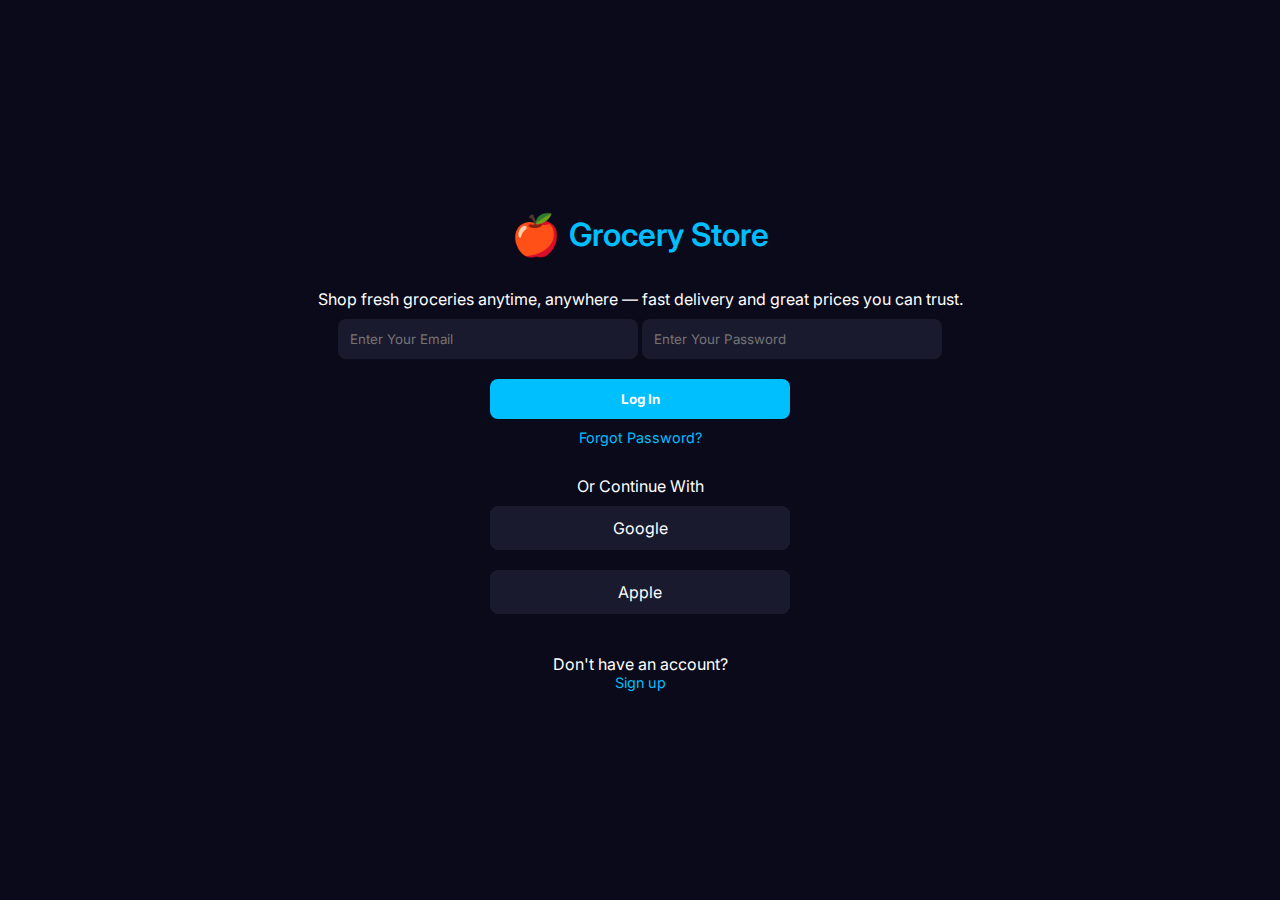
<file: index.html>
<!DOCTYPE html>
<html lang="en">
<head>
  <meta charset="UTF-8" />
  <meta name="viewport" content="width=device-width, initial-scale=1.0" />
  <title>CashPay - Blue Theme</title>
  <link href="https://fonts.googleapis.com/css2?family=Inter:wght@400;600&display=swap" rel="stylesheet">
  <link rel="stylesheet" href="style.css" />
</head>
<body>
  <div class="container">
    <div class="logo">
      <span class="logo-icon">🍎</span> Grocery Store
    </div>
    <form id="login-form">
    <p class="section">Shop fresh groceries anytime, anywhere — fast delivery and great prices you can trust.</p>
    <input type="email" class="input" id="login-email" placeholder="Enter Your Email">
    <input type="password" class="input" id="login-password" placeholder="Enter Your Password">
    <button class="button" id="submit">Log In</button>
    <p class="link">Forgot Password?</p>
    <div class="section">
      <p>Or Continue With</p>
      <div class="social-btn">Google</div>
      <div class="social-btn">Apple</div>
    </div>
    <div class="section">
      <p>Don't have an account?</p>
      <a href="signup.html" target="_blank" class="link">Sign up</a>
    </div>
    <h4 id="result"></h4>
    </form>
  </div>
  
  <script src="index.js"></script>
  
</body>
</html>
</file>
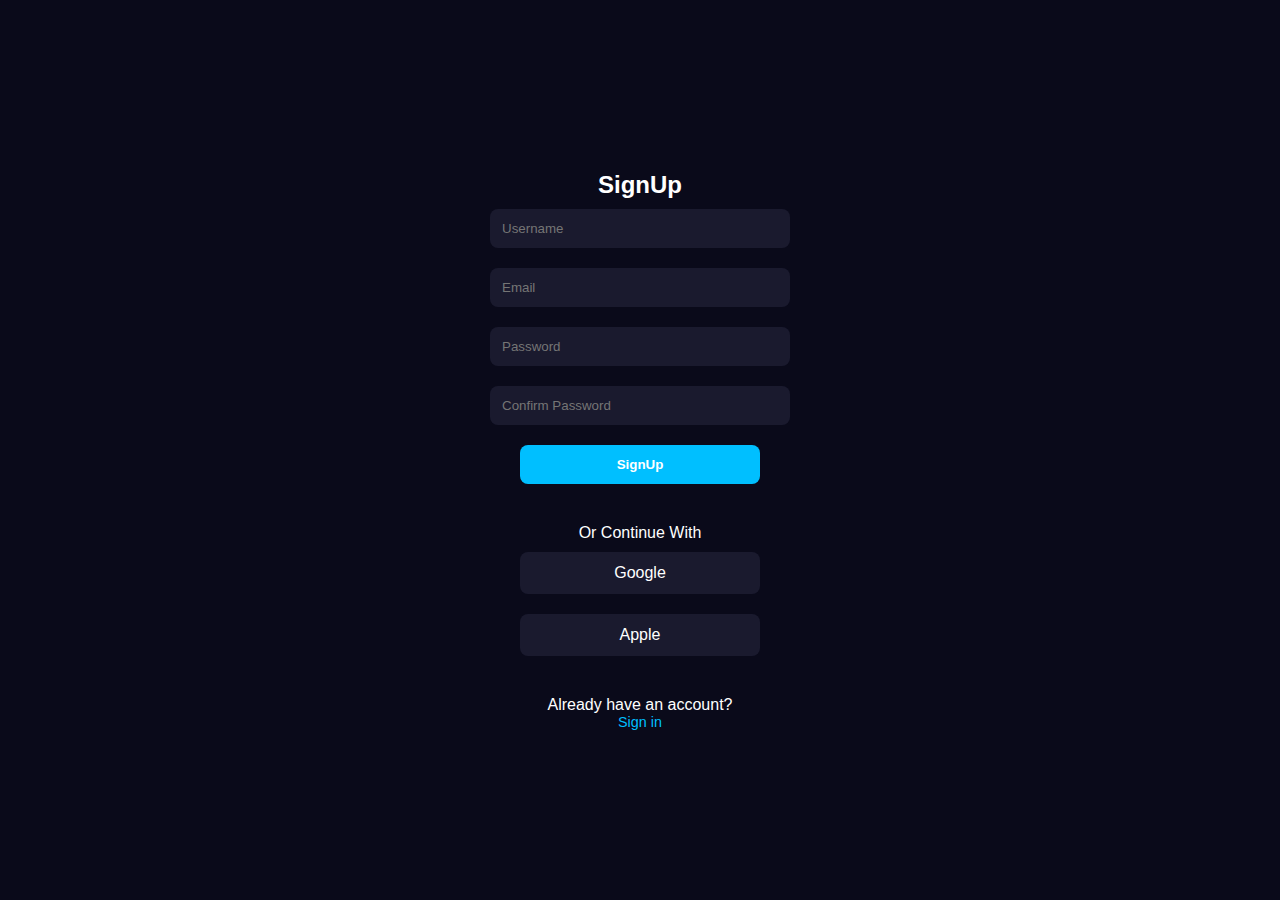
<file: signup.html>
<!DOCTYPE html>
<html lang="en">
<head>
    <meta charset="UTF-8">
    <meta name="viewport" content="width=device-width, initial-scale=1.0">
    <title>SignUp</title>
    <link rel="stylesheet" href="style.css"/>
</head>
<body>
     <div class="container">
  <form id="login-form">
    <h2>SignUp</h2>
    <input type="text" class="input2" id="signupUsername" placeholder="Username" required /><br />
    <input type="email" class="input2" id="signupEmail" placeholder="Email" required /><br />
    <input type="password" class="input2" id="signupPassword1" placeholder="Password" required /><br />
    <input type="password" class="input2" id="signupPassword2" placeholder="Confirm Password" required /><br />
     <div id="submit-form">
        <button type="button" class="button" id="signup">SignUp</button>
        </div>
        <h4 id="result"></h4>
        <div class="section">
      <p>Or Continue With</p>
      <div class="social-btn">Google</div>
      <div class="social-btn">Apple</div>
    </div>
    <div class="section">
      <p>Already have an account?</p>
      <a href="index.html" target="_blank" class="link">Sign in</a>
    </div>
  </form>
  </div>

<script src="index.js"></script>
</body>
</html>
</file>
<file: style.css>
* {
      box-sizing: border-box;
      font-family: 'Inter', sans-serif;
      margin: 0;
      padding: 0;
    }

    body {
      background-color: #0a0a1a;
      color: white;
    }

    .container {
      display: flex;
      flex-direction: column;
      align-items: center;
      justify-content: center;
      height: 100vh;
      text-align: center;
    }

    .logo {
      font-size: 2rem;
      font-weight: 600;
      color: #00bfff;
      display: flex;
      align-items: center;
      gap: 0.5rem;
    }

    .logo-icon {
      font-size: 2.5rem;
    }

    .button, .input, .social-btn {
      width: 80%;
      max-width: 300px;
      padding: 12px;
      border-radius: 8px;
      margin: 10px 0;
      border: none;
    }

    .input {
      background-color: #1a1a2e;
      color: white;
    }

    .input2 {
        width: 300px;
    
      padding: 12px;
      border-radius: 8px;
      margin: 10px 0;
      border: none;
      background-color: #1a1a2e;
      color: white;
    }

    .button {
      background-color: #00bfff;
      color: white;
      font-weight: bold;
      cursor: pointer;
    }

    .social-btn {
      background-color: #1a1a2e;
      display: flex;
      align-items: center;
      justify-content: center;
      color: white;
      gap: 10px;
      cursor: pointer;
    }

    .link {
      color: #00bfff;
      font-size: 0.9rem;
      text-decoration: none;
    }

    .section {
        display: flex;
        flex-direction: column;
        align-items: center;
        justify-content: center;
        margin-top: 30px;
    }
</file>
